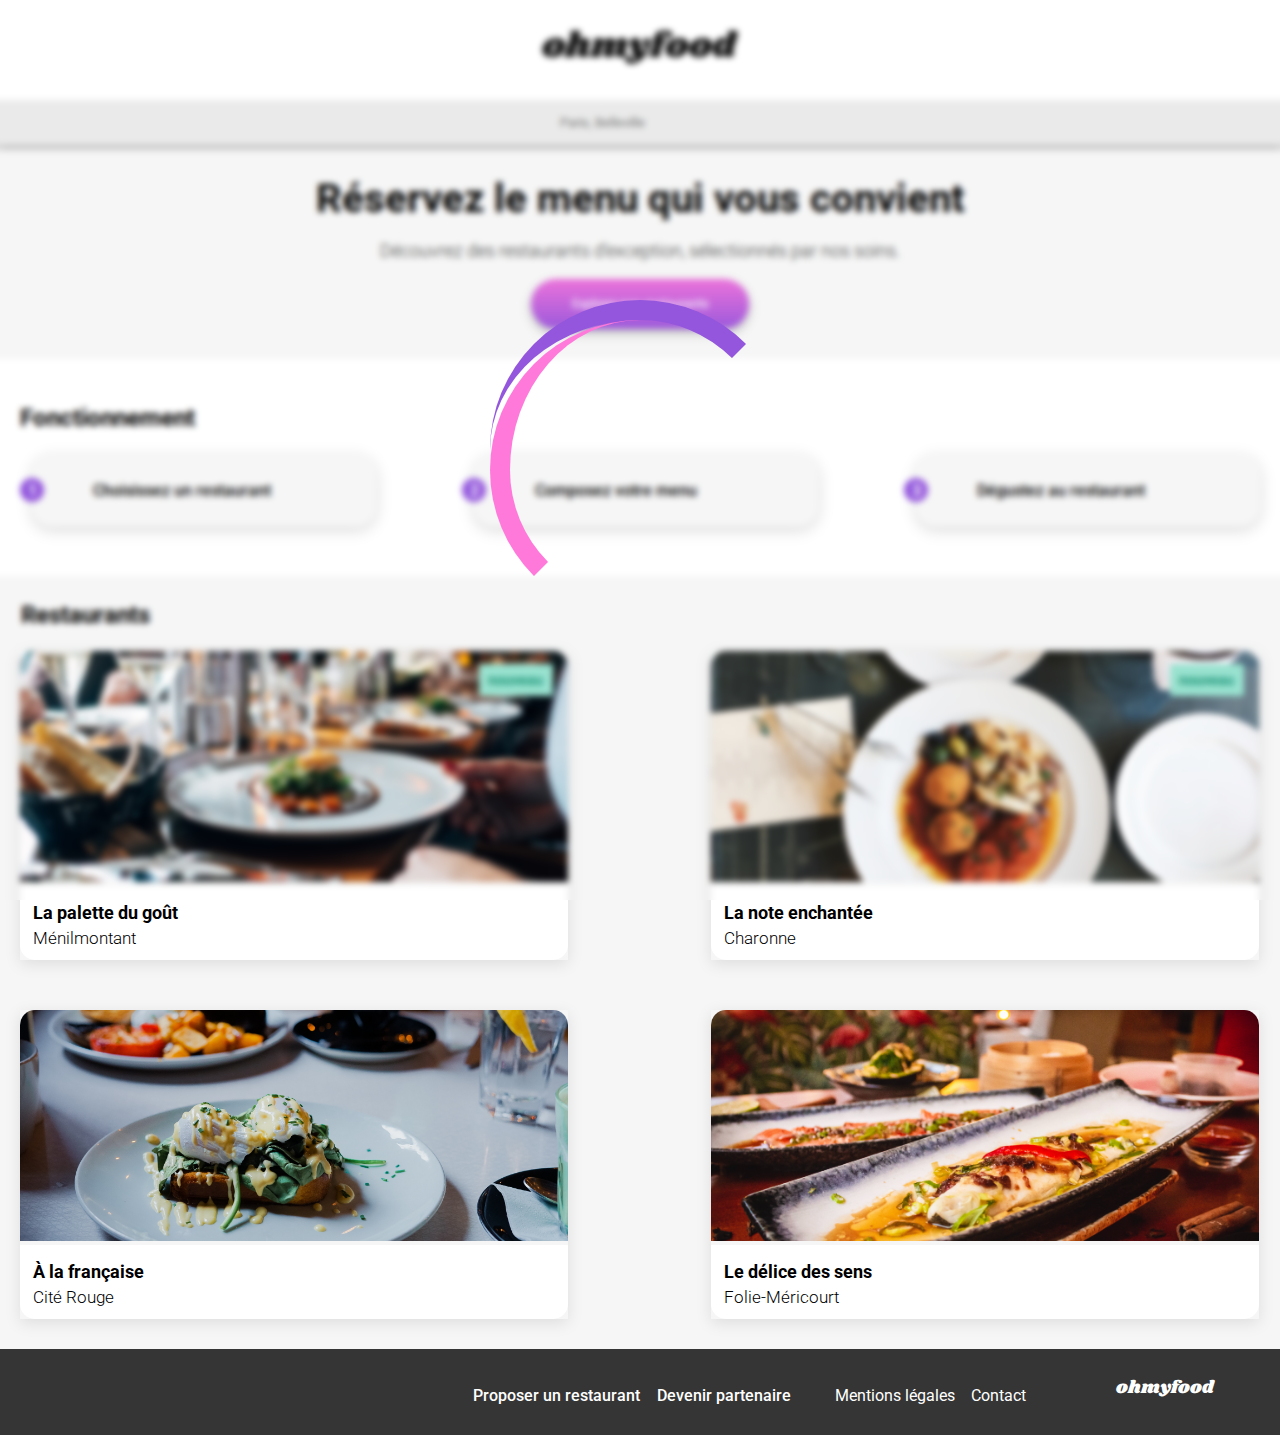
<file: index.html>
<!DOCTYPE html>
<html lang="fr">

<head>
    <!-- metadata -->
    <meta charset="UTF-8">
    <meta name="viewport" content="width=device-width, initial-scale=1.0">

    <!-- website title -->
    <title>Ohmyfood-accueil</title>

    <!-- website icon -->
    <link rel="icon" type="image/svg+xml" href="images/logo/ohmyfood@2x.svg">

    <!-- fonts -->
    <link rel="preconnect" href="https://fonts.googleapis.com">
    <link rel="preconnect" href="https://fonts.gstatic.com" crossorigin>
    <link href="https://fonts.googleapis.com/css2?family=Roboto:wght@300;400;500;700&family=Shrikhand&display=swap"
        rel="stylesheet">

    <!-- awesome fonts -->
    <link rel="stylesheet" href="https://cdnjs.cloudflare.com/ajax/libs/font-awesome/6.2.1/css/all.min.css"
        integrity="sha512-MV7K8+y+gLIBoVD59lQIYicR65iaqukzvf/nwasF0nqhPay5w/9lJmVM2hMDcnK1OnMGCdVK+iQrJ7lzPJQd1w=="
        crossorigin="anonymous" referrerpolicy="no-referrer">

    <!-- style page links -->
    <link rel="stylesheet" href="style/home.css">
    <link rel="stylesheet" href="style/main.css">
</head>

<body>
    <!-- loader -->
    <div class="loader__container">
        <div class="loader">
            <i class="loader__icon fa-solid fa-utensils"></i>
        </div>
    </div>
    <div class="main-container">
        <!-- header -->
        <header>
            <div class="header-container">
                <img class="header-container__logo" src="images/logo/ohmyfood@2x.svg" alt="logo du site de Ohmyfood">
            </div>
        </header>
        <main>
            <section class="intro">
                <!-- search bar -->
                <div class="intro__search-bar">
                    <i class="intro__icon fa-solid fa-location-dot fa-lg"></i>
                    <form class="intro__form" method="get" action="#">
                        <input class="intro__text-entry" type="text" name="localisation" id="localisation"
                            placeholder="Paris, Belleville">
                    </form>
                </div>
                <!-- intro -->
                <h1 class="intro__title">Réservez le menu qui vous convient</h1>
                <p class="intro__subtitle">Découvrez des restaurants d’exception, sélectionnés par nos soins.</p>
                <!-- explore button -->
                <button class="intro__explore-button">Explorer nos restaurants</button>
            </section>
            <!-- functionning section -->
            <section class="functioning">
                <div class="functioning__main-container">
                    <div class="functioning__title-container">
                        <h2 class="functioning__title">Fonctionnement</h2>
                    </div>
                    <div class="functioning__card-container">
                        <div class="functioning__card functioning__card--first">
                            <span class="functioning__card__icon-number">1</span>
                            <i class="functioning__card__icon fa-solid fa-mobile-screen-button"></i>
                            <p>Choisissez un restaurant</p>
                        </div>
                        <div class="functioning__card">
                            <span class="functioning__card__icon-number">2</span>
                            <i class="functioning__card__icon fa-solid fa-list-ul"></i>
                            <p>Composez votre menu</p>
                        </div>
                        <div class="functioning__card functioning__card--last">
                            <span class="functioning__card__icon-number">3</span>
                            <i class="functioning__card__icon functioning__card__icon--last fa-solid fa-store"></i>
                            <p>Dégustez au restaurant</p>
                        </div>
                    </div>
                </div>
            </section>
            <!-- restaurants section -->
            <section class="restaurants">
                <div class="restaurants__main-container">
                    <h2 class="restaurants__title">Restaurants</h2>
                    <div class="restaurants__card-container">
                        <article class="restaurants__card">
                            <a href="restaurants/la-palette-du-gout.html">
                                <img src="images/restaurants/jay-wennington-N_Y88TWmGwA-unsplash.jpg"
                                    alt="Image d'une belle assiette contenant une spécialité du restaurant">
                                <div class="restaurants__card-content">
                                    <div class="restaurants__card-content__txt">
                                        <h3 class="restaurants__card-content__title">La palette du goût</h3>
                                        <p class="restaurants__card-content__subtitle">Ménilmontant</p>
                                        <p class="restaurants__card-content__new">nouveau</p>
                                    </div>
                                    <div class="restaurants__card-content__card-rating">
                                        <i class="fa-regular fa-heart fa-xl"></i>
                                    </div>
                                </div>
                            </a>
                        </article>
                        <article class="restaurants__card">
                            <a href="restaurants/la-note-enchantée.html">
                                <img src="images/restaurants/stil-u2Lp8tXIcjw-unsplash.jpg"
                                    alt="Image d'une belle assiette contenant une spécialité du restaurant">
                                <div class="restaurants__card-content">
                                    <div class="restaurants__card-content__txt">
                                        <h3 class="restaurants__card-content__title">La note enchantée</h3>
                                        <p class="restaurants__card-content__subtitle">Charonne</p>
                                        <p class="restaurants__card-content__new">nouveau</p>
                                    </div>
                                    <div class="restaurants__card-content__card-rating">
                                        <i class="fa-regular fa-heart fa-xl"></i>
                                    </div>
                                </div>
                            </a>
                        </article>
                        <article class="restaurants__card">
                            <a href="restaurants/a-la-française.html">
                                <img src="images/restaurants/toa-heftiba-DQKerTsQwi0-unsplash.jpg"
                                    alt="Image d'une belle assiette contenant une spécialité du restaurant">
                                <div class="restaurants__card-content">
                                    <div class="restaurants__card-content__txt">
                                        <h3 class="restaurants__card-content__title">À la française</h3>
                                        <p class="restaurants__card-content__subtitle">Cité Rouge</p>
                                    </div>
                                    <div class="restaurants__card-content__card-rating">
                                        <i class="fa-regular fa-heart fa-xl"></i>
                                    </div>
                                </div>
                            </a>

                        </article>
                        <article class="restaurants__card">
                            <a href="restaurants/le-delice-des-sens.html">
                                <img src="images/restaurants/louis-hansel-shotsoflouis-qNBGVyOCY8Q-unsplash.jpg"
                                    alt="Image d'une belle assiette contenant une spécialité du restaurant">
                                <div class="restaurants__card-content">
                                    <div class="restaurants__card-content__txt">
                                        <h3 class="restaurants__card-content__title">Le délice des sens</h3>
                                        <p class="restaurants__card-content__subtitle">Folie-Méricourt</p>
                                    </div>
                                    <div class="restaurants__card-content__card-rating">
                                        <i class="fa-regular fa-heart fa-xl"></i>
                                    </div>
                                </div>
                            </a>
                        </article>
                    </div>
                </div>
            </section>
        </main>
        <!-- footer -->
        <footer>
            <div class="footer__super-container">
                <div class="footer__main-container">
                    <div class="footer__container">
                        <p class="footer__logo">ohmyfood</p>
                        <ul class="footer__list-container">
                            <li class="footer__list-container__item1"><a href="#"><i
                                        class="fa-solid fa-utensils footer__list-container__fa-utensils"></i>Proposer un
                                    restaurant</a></li>
                            <li class="footer__list-container__item2"><a href="#"><i
                                        class="fa-solid fa-handshake-angle footer__list-container__fa-handshake-angle"></i>Devenir
                                    partenaire</a></li>
                            <li class="footer__list-container__item3"><a href="#">Mentions légales</a></li>
                            <li class="footer__list-container__item4"><a href="mailto:votreadresse@mail.fr">Contact</a>
                            </li>
                        </ul>
                    </div>
                </div>
            </div>
        </footer>
    </div>
</body>

</html>
</file>
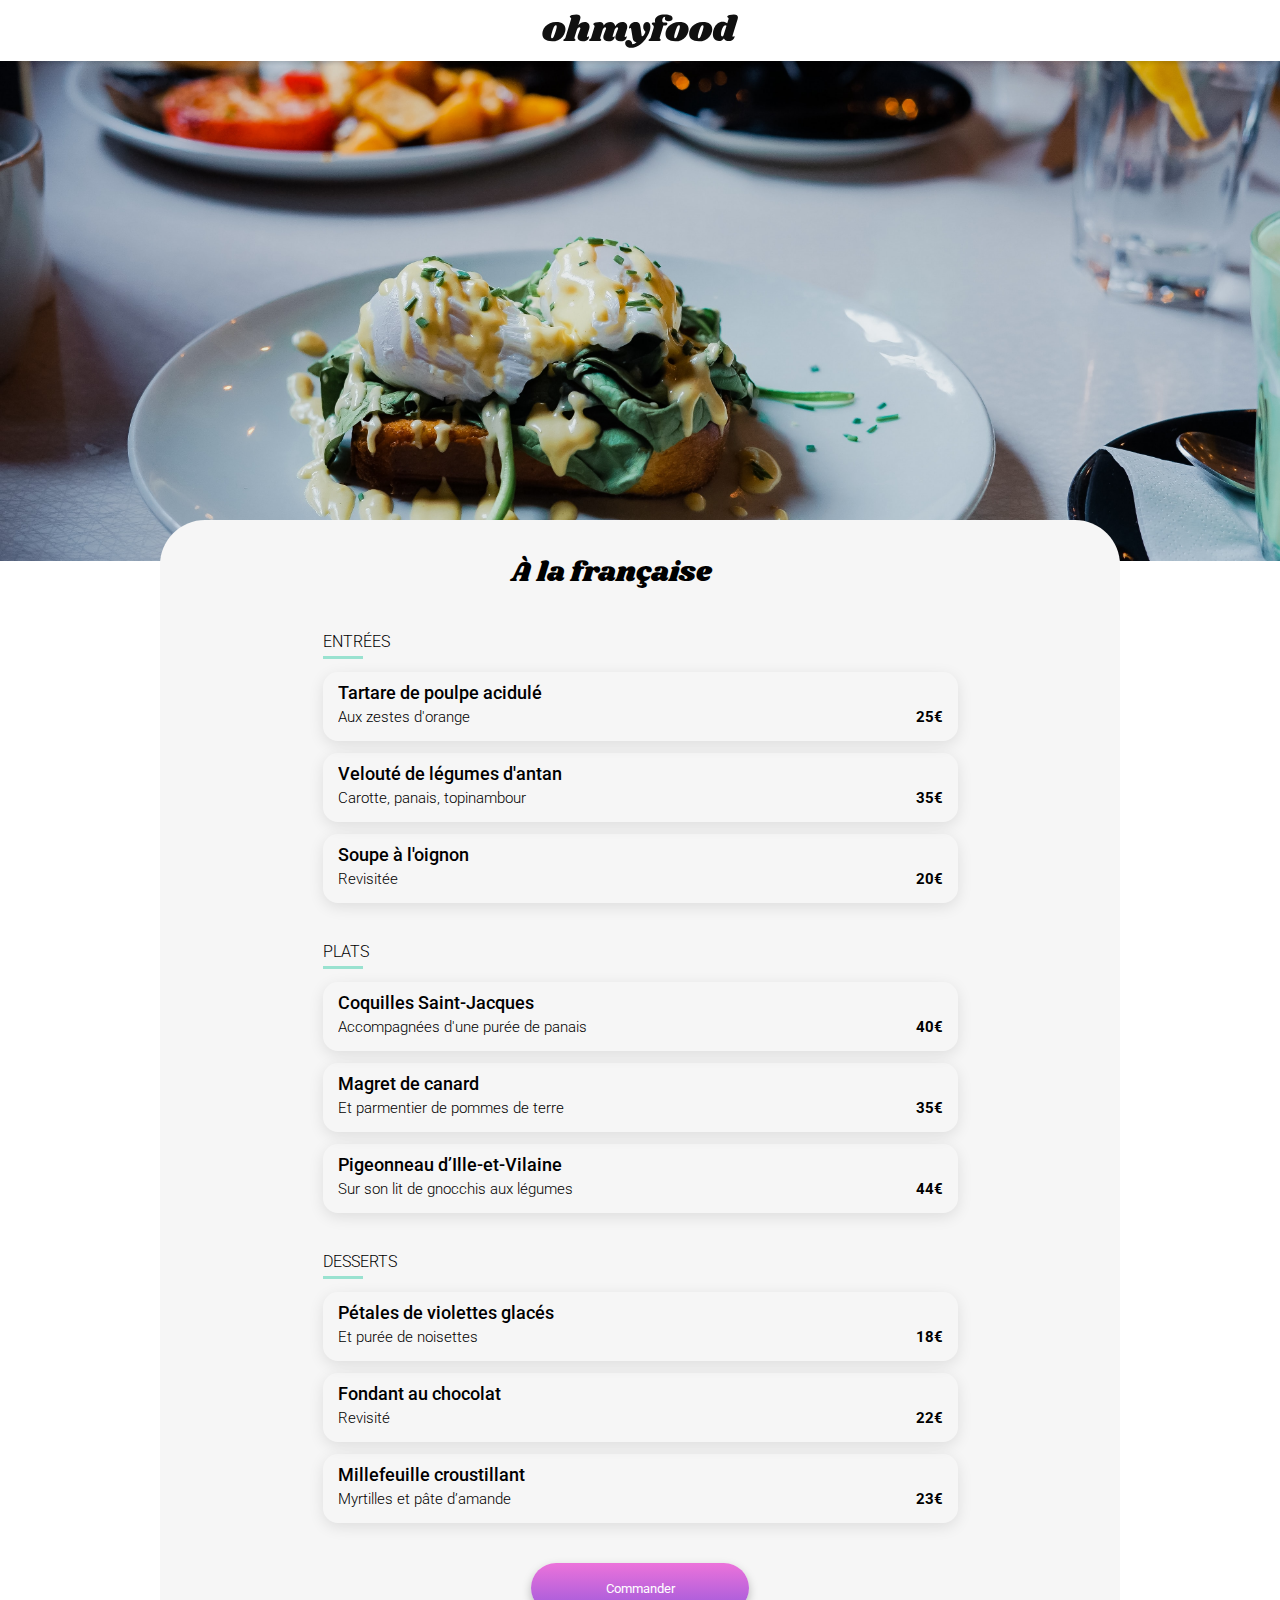
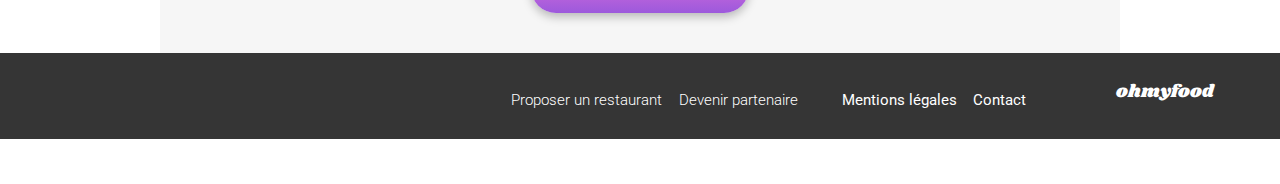
<file: restaurants/a-la-française.html>
<!DOCTYPE html>
<html lang="fr">

<head>

    <!-- metadata -->
    <meta charset="UTF-8">
    <meta name="viewport" content="width=device-width, initial-scale=1.0">

    <!-- website title -->
    <title>La palette du goût-accueil</title>

    <!-- website icon -->
    <link rel="icon" type="image/svg+xml" href="../images/logo/ohmyfood@2x.svg">

    <!-- fonts -->
    <link rel="preconnect" href="https://fonts.googleapis.com">
    <link rel="preconnect" href="https://fonts.gstatic.com" crossorigin>
    <link href="https://fonts.googleapis.com/css2?family=Roboto:wght@300;400;500;700&family=Shrikhand&display=swap"
        rel="stylesheet">

    <!-- awesome fonts -->
    <link rel="stylesheet" href="https://cdnjs.cloudflare.com/ajax/libs/font-awesome/6.2.1/css/all.min.css"
        integrity="sha512-MV7K8+y+gLIBoVD59lQIYicR65iaqukzvf/nwasF0nqhPay5w/9lJmVM2hMDcnK1OnMGCdVK+iQrJ7lzPJQd1w=="
        crossorigin="anonymous" referrerpolicy="no-referrer">

    <!-- style page links -->
    <link rel="stylesheet" href="../style/main.css">
    <link rel="stylesheet" href="../style/pages.css">
</head>

<body>
    <div class="main-container">
        <!-- header -->
        <header>
            <div class="header-container">
                <a class="header-container__navigation-link" href="../index.html"><i
                        class="fa-solid fa-arrow-left fa-lg"></i></a>
                <img class="header-container__logo" src="../images/logo/ohmyfood@2x.svg" alt="logo du site de Ohmyfood">
            </div>
        </header>

        <img class="image" src="../images/restaurants/toa-heftiba-DQKerTsQwi0-unsplash.jpg"
            alt="Image d'une belle assiette contenant une spécialité du restaurant">
        <div class="menu__main-container">
            <div class="title__container">
                <h1 class="restaurant__name">À la française</h1>
                <i class="fa-regular fa-heart fa-xl"></i>
            </div>
            <!-- menu -->
            <div class="menu">
                <section class="menu__part starters">
                    <h2 class="menu__partTitle">Entrées</h2>
                    <div class="menu__line"></div>
                    <article class="menu__partDish">
                        <div class="menu__canister">
                            <h3 class="menu__dishTitle">Tartare de poulpe acidulé</h3>
                            <p class="menu__dishDescription">Aux zestes d'orange</p>
                        </div>
                        <strong class="menu__price">25€</strong>
                        <div class="menu__selection-button">
                            <div class="menu__selection-button-icon">
                                <i class="fa-solid fa-circle-check fa-2xl"></i>
                            </div>
                        </div>
                    </article>
                    <article class="menu__partDish">
                        <div class="menu__canister">
                            <h3 class="menu__dishTitle">Velouté de légumes d'antan</h3>
                            <p class="menu__dishDescription">Carotte, panais, topinambour</p>
                        </div>
                        <strong class="menu__price">35€</strong>
                        <div class="menu__selection-button">
                            <div class="menu__selection-button-icon">
                                <i class="fa-solid fa-circle-check fa-2xl"></i>
                            </div>
                        </div>
                    </article>
                    <article class="menu__partDish menu__partDish--last">
                        <div class="menu__canister">
                            <h3 class="menu__dishTitle">Soupe à l'oignon</h3>
                            <p class="menu__dishDescription">Revisitée</p>
                        </div>
                        <strong class="menu__price">20€</strong>
                        <div class="menu__selection-button">
                            <div class="menu__selection-button-icon">
                                <i class="fa-solid fa-circle-check fa-2xl"></i>
                            </div>
                        </div>
                    </article>
                </section>
                <section class="menu__part main-dishes">
                    <h2 class="menu__partTitle">Plats</h2>
                    <div class="menu__line"></div>
                    <article class="menu__partDish">
                        <div class="menu__canister">
                            <h3 class="menu__dishTitle">Coquilles Saint-Jacques</h3>
                            <p class="menu__dishDescription">Accompagnées d'une purée de panais</p>
                        </div>
                        <strong class="menu__price">40€</strong>
                        <div class="menu__selection-button">
                            <div class="menu__selection-button-icon">
                                <i class="fa-solid fa-circle-check fa-2xl"></i>
                            </div>
                        </div>
                    </article>
                    <article class="menu__partDish">
                        <div class="menu__canister">
                            <h3 class="menu__dishTitle">Magret de canard</h3>
                            <p class="menu__dishDescription">Et parmentier de pommes de terre</p>
                        </div>
                        <strong class="menu__price">35€</strong>
                        <div class="menu__selection-button">
                            <div class="menu__selection-button-icon">
                                <i class="fa-solid fa-circle-check fa-2xl"></i>
                            </div>
                        </div>
                    </article>
                    <article class="menu__partDish menu__partDish--last">
                        <div class="menu__canister">
                            <h3 class="menu__dishTitle">Pigeonneau d’Ille-et-Vilaine</h3>
                            <p class="menu__dishDescription">Sur son lit de gnocchis aux légumes</p>
                        </div>
                        <strong class="menu__price">44€</strong>
                        <div class="menu__selection-button">
                            <div class="menu__selection-button-icon">
                                <i class="fa-solid fa-circle-check fa-2xl"></i>
                            </div>
                        </div>
                    </article>
                </section>
                <section class="menu__part desserts">
                    <h2 class="menu__partTitle">Desserts</h2>
                    <div class="menu__line"></div>
                    <article class="menu__partDish">
                        <div class="menu__canister">
                            <h3 class="menu__dishTitle">Pétales de violettes glacés</h3>
                            <p class="menu__dishDescription">Et purée de noisettes</p>
                        </div>
                        <strong class="menu__price">18€</strong>
                        <div class="menu__selection-button">
                            <div class="menu__selection-button-icon">
                                <i class="fa-solid fa-circle-check fa-2xl"></i>
                            </div>
                        </div>
                    </article>
                    <article class="menu__partDish">
                        <div class="menu__canister">
                            <h3 class="menu__dishTitle">Fondant au chocolat</h3>
                            <p class="menu__dishDescription">Revisité</p>
                        </div>
                        <strong class="menu__price">22€</strong>
                        <div class="menu__selection-button">
                            <div class="menu__selection-button-icon">
                                <i class="fa-solid fa-circle-check fa-2xl"></i>
                            </div>
                        </div>
                    </article>
                    <article class="menu__partDish menu__partDish--last">
                        <div class="menu__canister">
                            <h3 class="menu__dishTitle">Millefeuille croustillant</h3>
                            <p class="menu__dishDescription">Myrtilles et pâte d’amande</p>
                        </div>
                        <strong class="menu__price">23€</strong>
                        <div class="menu__selection-button">
                            <div class="menu__selection-button-icon">
                                <i class="fa-solid fa-circle-check fa-2xl"></i>
                            </div>
                        </div>
                    </article>
                </section>
            </div>
            <!-- command button-->
            <div class="command-container">
                <button class="command-container__button">Commander</button>
            </div>
        </div>
        <!-- footer -->
        <footer>
            <div class="footer__super-container">
                <div class="footer__main-container">
                    <div class="footer__container">
                        <p class="footer__logo">ohmyfood</p>
                        <ul class="footer__list-container">
                            <li class="footer__list-container__item1"><a href="#"><i
                                        class="fa-solid fa-utensils footer__list-container__fa-utensils"></i>Proposer un
                                    restaurant</a></li>
                            <li class="footer__list-container__item2"><a href="#"><i
                                        class="fa-solid fa-handshake-angle footer__list-container__fa-handshake-angle"></i>Devenir
                                    partenaire</a></li>
                            <li class="footer__list-container__item3"><a href="#">Mentions légales</a></li>
                            <li class="footer__list-container__item4"><a href="mailto:votreadresse@mail.fr">Contact</a>
                            </li>
                        </ul>
                    </div>
                </div>
            </div>
        </footer>
    </div>
</body>

</html>
</file>
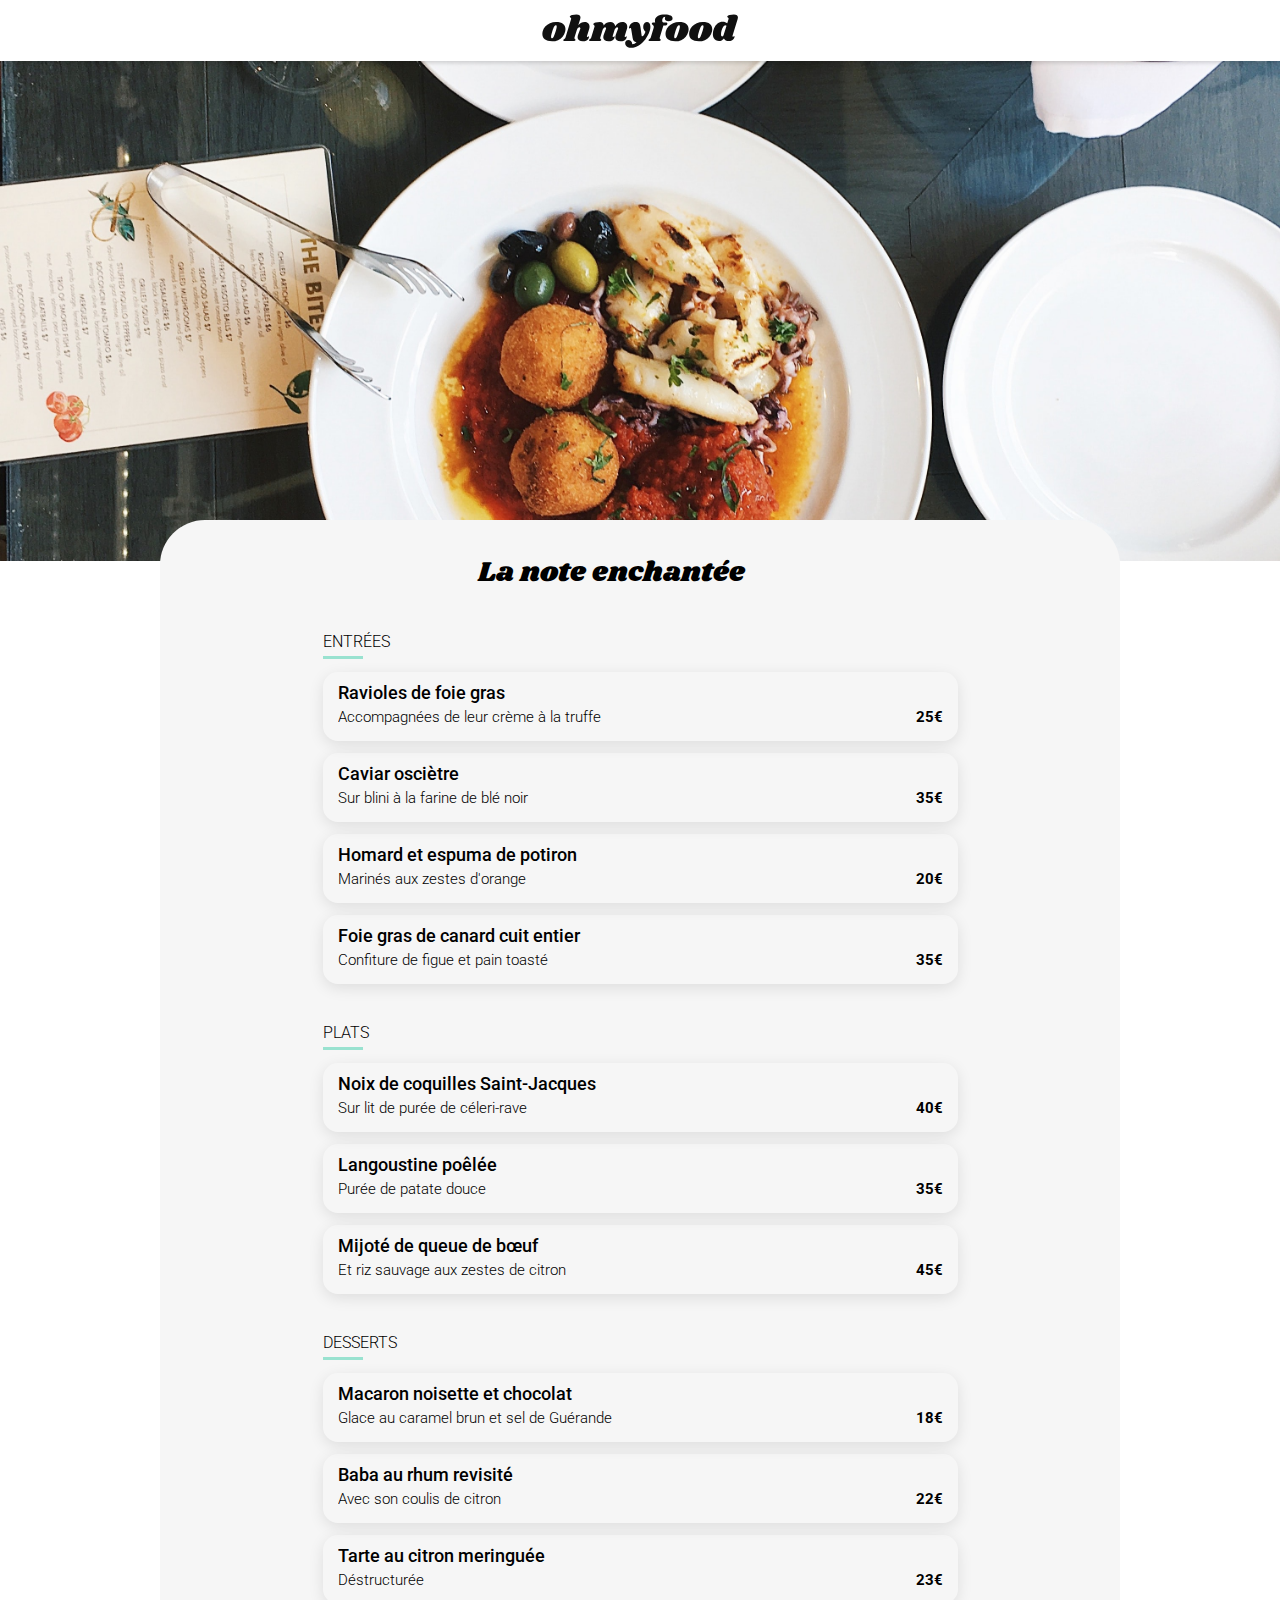
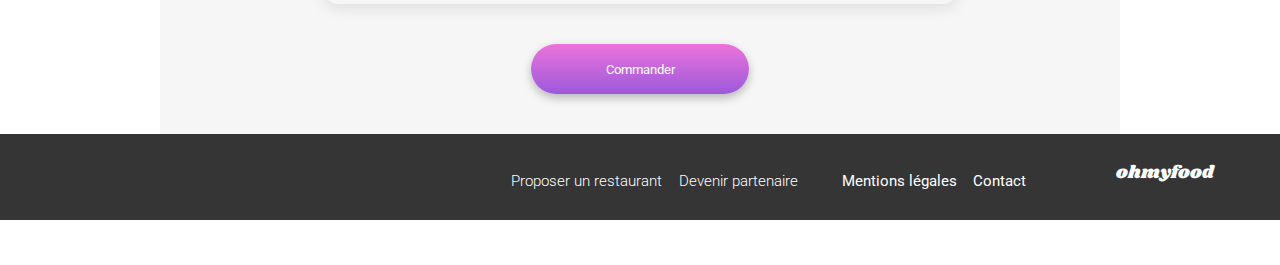
<file: restaurants/la-note-enchantée.html>
<!DOCTYPE html>
<html lang="fr">

<head>

    <!-- metadata -->
    <meta charset="UTF-8">
    <meta name="viewport" content="width=device-width, initial-scale=1.0">

    <!-- website title -->
    <title>La palette du goût-accueil</title>

    <!-- website icon -->
    <link rel="icon" type="image/svg+xml" href="../images/logo/ohmyfood@2x.svg">

    <!-- fonts -->
    <link rel="preconnect" href="https://fonts.googleapis.com">
    <link rel="preconnect" href="https://fonts.gstatic.com" crossorigin>
    <link href="https://fonts.googleapis.com/css2?family=Roboto:wght@300;400;500;700&family=Shrikhand&display=swap"
        rel="stylesheet">

    <!-- awesome fonts -->
    <link rel="stylesheet" href="https://cdnjs.cloudflare.com/ajax/libs/font-awesome/6.2.1/css/all.min.css"
        integrity="sha512-MV7K8+y+gLIBoVD59lQIYicR65iaqukzvf/nwasF0nqhPay5w/9lJmVM2hMDcnK1OnMGCdVK+iQrJ7lzPJQd1w=="
        crossorigin="anonymous" referrerpolicy="no-referrer">

    <!-- style page links -->
    <link rel="stylesheet" href="../style/main.css">
    <link rel="stylesheet" href="../style/pages.css">
</head>

<body>
    <div class="main-container">
        <!-- header -->
        <header>
            <div class="header-container">
                <a class="header-container__navigation-link" href="../index.html"><i
                        class="fa-solid fa-arrow-left fa-lg"></i></a>
                <img class="header-container__logo" src="../images/logo/ohmyfood@2x.svg" alt="logo du site de Ohmyfood">
            </div>
        </header>
        <img class="image" src="../images/restaurants/stil-u2Lp8tXIcjw-unsplash.jpg"
            alt="Image d'une belle assiette contenant une spécialité du restaurant">
        <div class="menu__main-container">
            <div class="title__container">
                <h1 class="restaurant__name">La note enchantée</h1>
                <i class="fa-regular fa-heart fa-xl"></i>
            </div>
            <!-- menu -->
            <div class="menu">
                <section class="menu__part starters">
                    <h2 class="menu__partTitle">Entrées</h2>
                    <div class="menu__line"></div>
                    <article class="menu__partDish">
                        <div class="menu__canister">
                            <h3 class="menu__dishTitle">Ravioles de foie gras </h3>
                            <p class="menu__dishDescription">Accompagnées de leur crème à la truffe</p>
                        </div>
                        <strong class="menu__price">25€</strong>
                        <div class="menu__selection-button">
                            <div class="menu__selection-button-icon">
                                <i class="fa-solid fa-circle-check fa-2xl"></i>
                            </div>
                        </div>
                    </article>
                    <article class="menu__partDish">
                        <div class="menu__canister">
                            <h3 class="menu__dishTitle">Caviar osciètre </h3>
                            <p class="menu__dishDescription">Sur blini à la farine de blé noir</p>
                        </div>
                        <strong class="menu__price">35€</strong>
                        <div class="menu__selection-button">
                            <div class="menu__selection-button-icon">
                                <i class="fa-solid fa-circle-check fa-2xl"></i>
                            </div>
                        </div>
                    </article>
                    <article class="menu__partDish">
                        <div class="menu__canister">
                            <h3 class="menu__dishTitle">Homard et espuma de potiron</h3>
                            <p class="menu__dishDescription">Marinés aux zestes d'orange</p>
                        </div>
                        <strong class="menu__price">20€</strong>
                        <div class="menu__selection-button">
                            <div class="menu__selection-button-icon">
                                <i class="fa-solid fa-circle-check fa-2xl"></i>
                            </div>
                        </div>
                    </article>
                    <article class="menu__partDish menu__partDish--last">
                        <div class="menu__canister">
                            <h3 class="menu__dishTitle">Foie gras de canard cuit entier</h3>
                            <p class="menu__dishDescription">Confiture de figue et pain toasté</p>
                        </div>
                        <strong class="menu__price">35€</strong>
                        <div class="menu__selection-button">
                            <div class="menu__selection-button-icon">
                                <i class="fa-solid fa-circle-check fa-2xl"></i>
                            </div>
                        </div>
                    </article>
                </section>
                <section class="menu__part main-dishes">
                    <h2 class="menu__partTitle">Plats</h2>
                    <div class="menu__line"></div>
                    <article class="menu__partDish">
                        <div class="menu__canister">
                            <h3 class="menu__dishTitle">Noix de coquilles Saint-Jacques</h3>
                            <p class="menu__dishDescription">Sur lit de purée de céleri-rave</p>
                        </div>
                        <strong class="menu__price">40€</strong>
                        <div class="menu__selection-button">
                            <div class="menu__selection-button-icon">
                                <i class="fa-solid fa-circle-check fa-2xl"></i>
                            </div>
                        </div>
                    </article>
                    <article class="menu__partDish">
                        <div class="menu__canister">
                            <h3 class="menu__dishTitle">Langoustine poêlée</h3>
                            <p class="menu__dishDescription">Purée de patate douce</p>
                        </div>
                        <strong class="menu__price">35€</strong>
                        <div class="menu__selection-button">
                            <div class="menu__selection-button-icon">
                                <i class="fa-solid fa-circle-check fa-2xl"></i>
                            </div>
                        </div>
                    </article>
                    <article class="menu__partDish menu__partDish--last">
                        <div class="menu__canister">
                            <h3 class="menu__dishTitle">Mijoté de queue de bœuf </h3>
                            <p class="menu__dishDescription">Et riz sauvage aux zestes de citron</p>
                        </div>
                        <strong class="menu__price">45€</strong>
                        <div class="menu__selection-button">
                            <div class="menu__selection-button-icon">
                                <i class="fa-solid fa-circle-check fa-2xl"></i>
                            </div>
                        </div>
                    </article>
                </section>
                <section class="menu__part desserts">
                    <h2 class="menu__partTitle">Desserts</h2>
                    <div class="menu__line"></div>
                    <article class="menu__partDish">
                        <div class="menu__canister">
                            <h3 class="menu__dishTitle">Macaron noisette et chocolat</h3>
                            <p class="menu__dishDescription">Glace au caramel brun et sel de Guérande</p>
                        </div>
                        <strong class="menu__price">18€</strong>
                        <div class="menu__selection-button">
                            <div class="menu__selection-button-icon">
                                <i class="fa-solid fa-circle-check fa-2xl"></i>
                            </div>
                        </div>
                    </article>
                    <article class="menu__partDish">
                        <div class="menu__canister">
                            <h3 class="menu__dishTitle">Baba au rhum revisité</h3>
                            <p class="menu__dishDescription">Avec son coulis de citron</p>
                        </div>
                        <strong class="menu__price">22€</strong>
                        <div class="menu__selection-button">
                            <div class="menu__selection-button-icon">
                                <i class="fa-solid fa-circle-check fa-2xl"></i>
                            </div>
                        </div>
                    </article>
                    <article class="menu__partDish menu__partDish--last">
                        <div class="menu__canister">
                            <h3 class="menu__dishTitle">Tarte au citron meringuée </h3>
                            <p class="menu__dishDescription">Déstructurée</p>
                        </div>
                        <strong class="menu__price">23€</strong>
                        <div class="menu__selection-button">
                            <div class="menu__selection-button-icon">
                                <i class="fa-solid fa-circle-check fa-2xl"></i>
                            </div>
                        </div>
                    </article>
                </section>
            </div>
            <!-- command button-->
            <div class="command-container">
                <button class="command-container__button">Commander</button>
            </div>
        </div>
        <!-- footer -->
        <footer>
            <div class="footer__super-container">
                <div class="footer__main-container">
                    <div class="footer__container">
                        <p class="footer__logo">ohmyfood</p>
                        <ul class="footer__list-container">
                            <li class="footer__list-container__item1"><a href="#"><i
                                        class="fa-solid fa-utensils footer__list-container__fa-utensils"></i>Proposer un
                                    restaurant</a></li>
                            <li class="footer__list-container__item2"><a href="#"><i
                                        class="fa-solid fa-handshake-angle footer__list-container__fa-handshake-angle"></i>Devenir
                                    partenaire</a></li>
                            <li class="footer__list-container__item3"><a href="#">Mentions légales</a></li>
                            <li class="footer__list-container__item4"><a href="mailto:votreadresse@mail.fr">Contact</a>
                            </li>
                        </ul>
                    </div>
                </div>
            </div>
        </footer>
    </div>
</body>

</html>
</file>
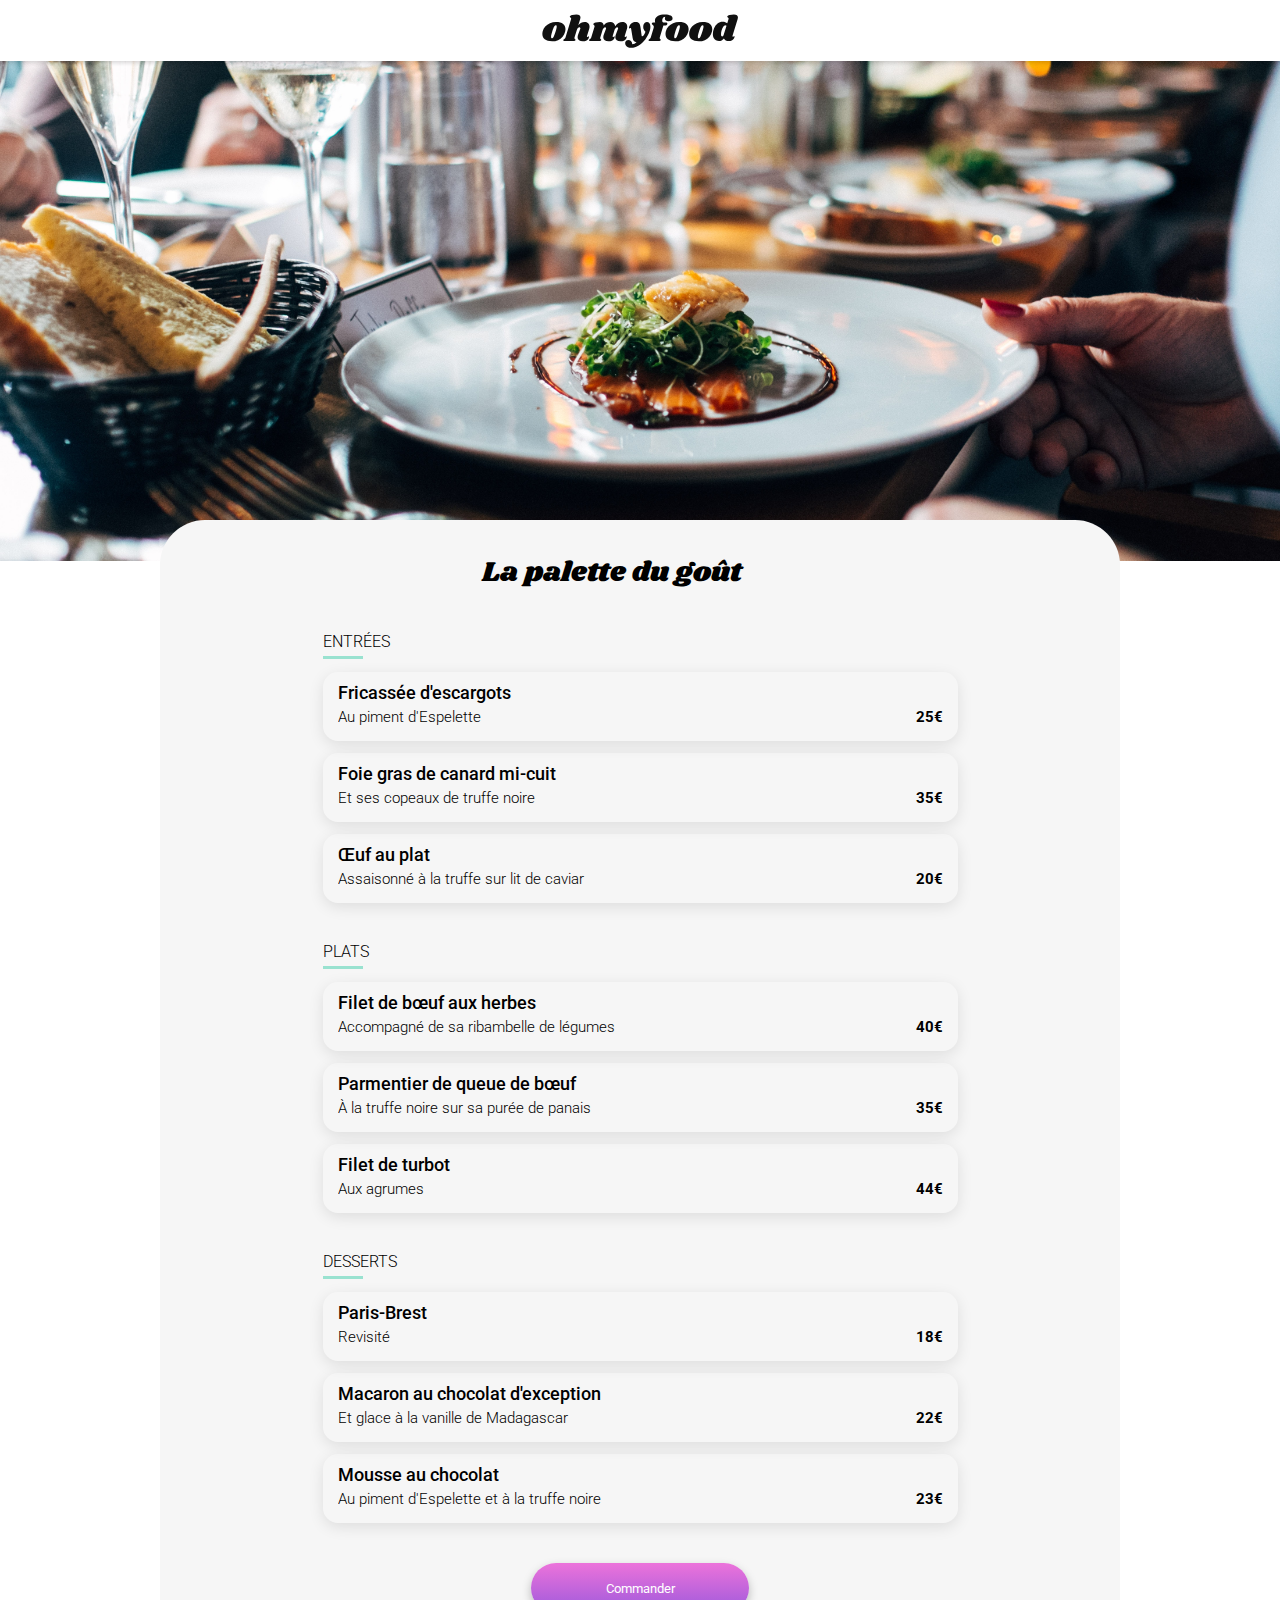
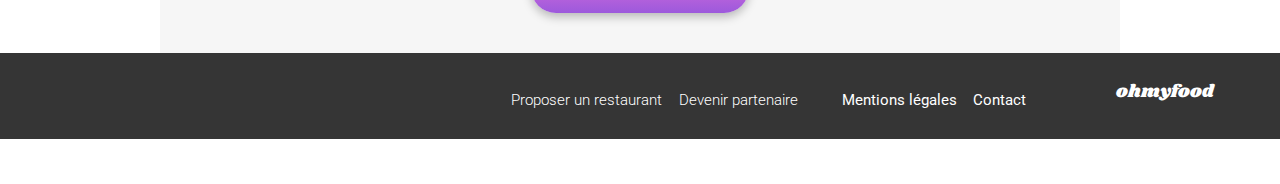
<file: restaurants/la-palette-du-gout.html>
<!DOCTYPE html>
<html lang="fr">

<head>

    <!-- metadata -->
    <meta charset="UTF-8">
    <meta name="viewport" content="width=device-width, initial-scale=1.0">

    <!-- website title -->
    <title>La palette du goût-accueil</title>

    <!-- website icon -->
    <link rel="icon" type="image/svg+xml" href="../images/logo/ohmyfood@2x.svg">

    <!-- fonts -->
    <link rel="preconnect" href="https://fonts.googleapis.com">
    <link rel="preconnect" href="https://fonts.gstatic.com" crossorigin>
    <link href="https://fonts.googleapis.com/css2?family=Roboto:wght@300;400;500;700&family=Shrikhand&display=swap"
        rel="stylesheet">

    <!-- awesome fonts -->
    <link rel="stylesheet" href="https://cdnjs.cloudflare.com/ajax/libs/font-awesome/6.2.1/css/all.min.css"
        integrity="sha512-MV7K8+y+gLIBoVD59lQIYicR65iaqukzvf/nwasF0nqhPay5w/9lJmVM2hMDcnK1OnMGCdVK+iQrJ7lzPJQd1w=="
        crossorigin="anonymous" referrerpolicy="no-referrer"> 

    <!-- style page links -->
    <link rel="stylesheet" href="../style/main.css">
    <link rel="stylesheet" href="../style/pages.css">
</head>

<body>
    <div class="main-container">
        <!-- header -->
        <header>
            <div class="header-container">
                <a class="header-container__navigation-link" href="../index.html"><i
                        class="fa-solid fa-arrow-left fa-lg"></i></a>
                <img class="header-container__logo" src="../images/logo/ohmyfood@2x.svg" alt="logo du site de Ohmyfood">
            </div>
        </header>
        <img class="image" src="../images/restaurants/jay-wennington-N_Y88TWmGwA-unsplash.jpg"
            alt="Image d'une belle assiette contenant une spécialité du restaurant">
        <div class="menu__main-container">
            <div class="title__container">
                <h1 class="restaurant__name">La palette du goût</h1>
                <i class="fa-regular fa-heart fa-xl"></i>
            </div>
            <!-- menu -->
            <div class="menu">
                <section class="menu__part starters">
                    <h2 class="menu__partTitle">Entrées</h2>
                    <div class="menu__line"></div>
                    <article class="menu__partDish">
                        <div class="menu__canister">
                            <h3 class="menu__dishTitle">Fricassée d'escargots</h3>
                            <p class="menu__dishDescription">Au piment d'Espelette </p>
                        </div>
                        <strong class="menu__price">25€</strong>
                        <div class="menu__selection-button">
                            <div class="menu__selection-button-icon">
                                <i class="fa-solid fa-circle-check fa-2xl"></i>
                            </div>
                        </div>
                    </article>
                    <article class="menu__partDish">
                        <div class="menu__canister">
                            <h3 class="menu__dishTitle">Foie gras de canard mi-cuit</h3>
                            <p class="menu__dishDescription">Et ses copeaux de truffe noire</p>
                        </div>
                        <strong class="menu__price">35€</strong>
                        <div class="menu__selection-button">
                            <div class="menu__selection-button-icon">
                                <i class="fa-solid fa-circle-check fa-2xl"></i>
                            </div>
                        </div>
                    </article>
                    <article class="menu__partDish menu__partDish--last">
                        <div class="menu__canister">
                            <h3 class="menu__dishTitle">Œuf au plat</h3>
                            <p class="menu__dishDescription">Assaisonné à la truffe sur lit de caviar</p>
                        </div>
                        <strong class="menu__price">20€</strong>
                        <div class="menu__selection-button">
                            <div class="menu__selection-button-icon">
                                <i class="fa-solid fa-circle-check fa-2xl"></i>
                            </div>
                        </div>
                    </article>
                </section>
                <section class="menu__part main-dishes">
                    <h2 class="menu__partTitle">Plats</h2>
                    <div class="menu__line"></div>
                    <article class="menu__partDish">
                        <div class="menu__canister">
                            <h3 class="menu__dishTitle">Filet de bœuf aux herbes</h3>
                            <p class="menu__dishDescription">Accompagné de sa ribambelle de légumes</p>
                        </div>
                        <strong class="menu__price">40€</strong>
                        <div class="menu__selection-button">
                            <div class="menu__selection-button-icon">
                                <i class="fa-solid fa-circle-check fa-2xl"></i>
                            </div>
                        </div>
                    </article>
                    <article class="menu__partDish">
                        <div class="menu__canister">
                            <h3 class="menu__dishTitle">Parmentier de queue de bœuf</h3>
                            <p class="menu__dishDescription">À la truffe noire sur sa purée de panais</p>
                        </div>
                        <strong class="menu__price">35€</strong>
                        <div class="menu__selection-button">
                            <div class="menu__selection-button-icon">
                                <i class="fa-solid fa-circle-check fa-2xl"></i>
                            </div>
                        </div>
                    </article>
                    <article class="menu__partDish menu__partDish--last">
                        <div class="menu__canister">
                            <h3 class="menu__dishTitle">Filet de turbot</h3>
                            <p class="menu__dishDescription">Aux agrumes</p>
                        </div>
                        <strong class="menu__price">44€</strong>
                        <div class="menu__selection-button">
                            <div class="menu__selection-button-icon">
                                <i class="fa-solid fa-circle-check fa-2xl"></i>
                            </div>
                        </div>
                    </article>
                </section>
                <section class="menu__part desserts">
                    <h2 class="menu__partTitle">Desserts</h2>
                    <div class="menu__line"></div>
                    <article class="menu__partDish">
                        <div class="menu__canister">
                            <h3 class="menu__dishTitle">Paris-Brest</h3>
                            <p class="menu__dishDescription">Revisité</p>
                        </div>
                        <strong class="menu__price">18€</strong>
                        <div class="menu__selection-button">
                            <div class="menu__selection-button-icon">
                                <i class="fa-solid fa-circle-check fa-2xl"></i>
                            </div>
                        </div>
                    </article>
                    <article class="menu__partDish">
                        <div class="menu__canister">
                            <h3 class="menu__dishTitle">Macaron au chocolat d'exception </h3>
                            <p class="menu__dishDescription">Et glace à la vanille de Madagascar</p>
                        </div>
                        <strong class="menu__price">22€</strong>
                        <div class="menu__selection-button">
                            <div class="menu__selection-button-icon">
                                <i class="fa-solid fa-circle-check fa-2xl"></i>
                            </div>
                        </div>
                    </article>
                    <article class="menu__partDish menu__partDish--last">
                        <div class="menu__canister">
                            <h3 class="menu__dishTitle">Mousse au chocolat</h3>
                            <p class="menu__dishDescription">Au piment d'Espelette et à la truffe noire</p>
                        </div>
                        <strong class="menu__price">23€</strong>
                        <div class="menu__selection-button">
                            <div class="menu__selection-button-icon">
                                <i class="fa-solid fa-circle-check fa-2xl"></i>
                            </div>
                        </div>
                    </article>
                </section>
            </div>
            <!-- command button-->
            <div class="command-container">
                <button class="command-container__button">Commander</button>
            </div>
        </div>
        <!-- footer -->
        <footer>
            <div class="footer__super-container">
                <div class="footer__main-container">
                    <div class="footer__container">
                        <p class="footer__logo">ohmyfood</p>
                        <ul class="footer__list-container">
                            <li class="footer__list-container__item1"><a href="#"><i
                                        class="fa-solid fa-utensils footer__list-container__fa-utensils"></i>Proposer un
                                    restaurant</a></li>
                            <li class="footer__list-container__item2"><a href="#"><i
                                        class="fa-solid fa-handshake-angle footer__list-container__fa-handshake-angle"></i>Devenir
                                    partenaire</a></li>
                            <li class="footer__list-container__item3"><a href="#">Mentions légales</a></li>
                            <li class="footer__list-container__item4"><a href="mailto:votreadresse@mail.fr">Contact</a>
                            </li>
                        </ul>
                    </div>
                </div>
            </div>
        </footer>
    </div>
</body>

</html>
</file>
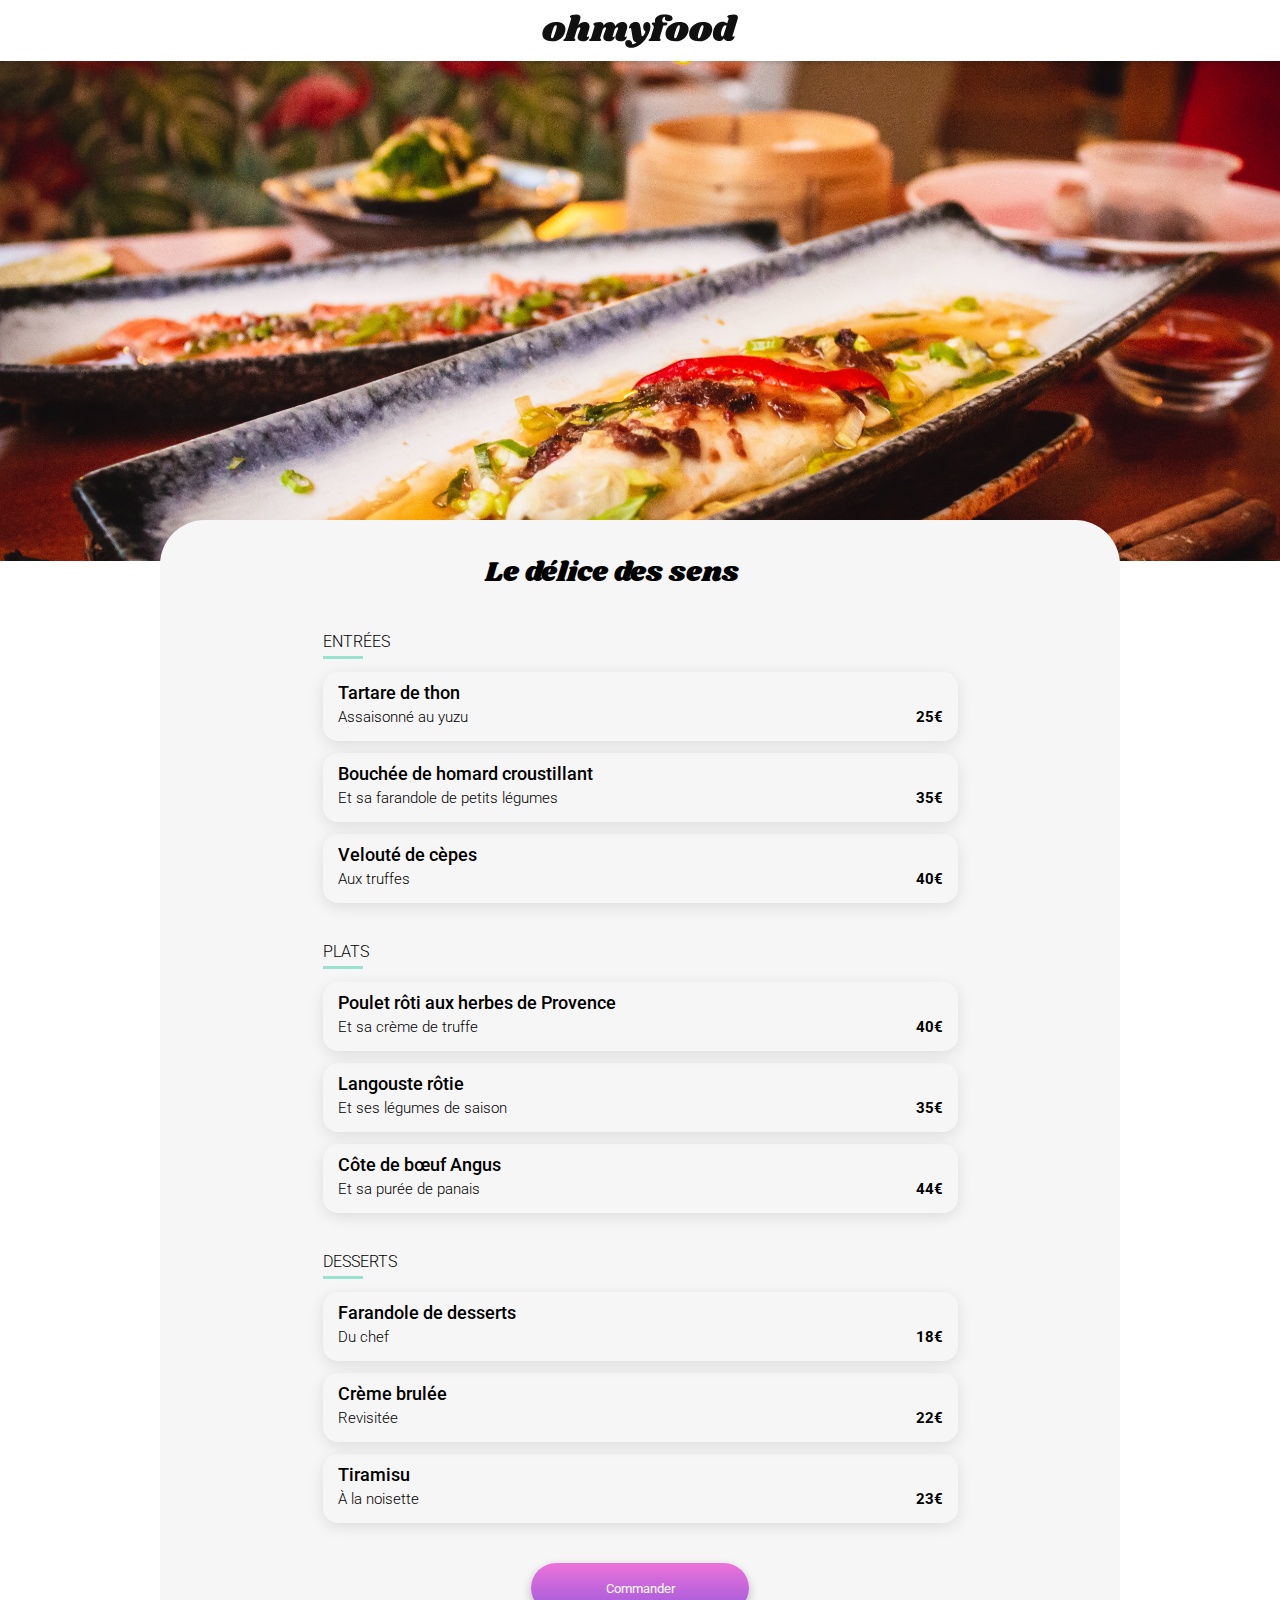
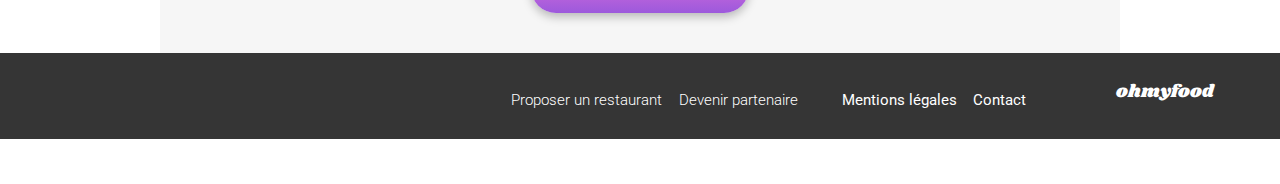
<file: restaurants/le-delice-des-sens.html>
<!DOCTYPE html>
<html lang="fr">

<head>

    <!-- metadata -->
    <meta charset="UTF-8">
    <meta name="viewport" content="width=device-width, initial-scale=1.0">

    <!-- website title -->
    <title>La palette du goût-accueil</title>

    <!-- website icon -->
    <link rel="icon" type="image/svg+xml" href="../images/logo/ohmyfood@2x.svg">

    <!-- fonts -->
    <link rel="preconnect" href="https://fonts.googleapis.com">
    <link rel="preconnect" href="https://fonts.gstatic.com" crossorigin>
    <link href="https://fonts.googleapis.com/css2?family=Roboto:wght@300;400;500;700&family=Shrikhand&display=swap"
        rel="stylesheet">

    <!-- awesome fonts -->
    <link rel="stylesheet" href="https://cdnjs.cloudflare.com/ajax/libs/font-awesome/6.2.1/css/all.min.css"
        integrity="sha512-MV7K8+y+gLIBoVD59lQIYicR65iaqukzvf/nwasF0nqhPay5w/9lJmVM2hMDcnK1OnMGCdVK+iQrJ7lzPJQd1w=="
        crossorigin="anonymous" referrerpolicy="no-referrer">

    <!-- style page links -->
    <link rel="stylesheet" href="../style/main.css">
    <link rel="stylesheet" href="../style/pages.css">
</head>

<body>
    <div class="main-container">
        <!-- header -->
        <header>
            <div class="header-container">
                <a class="header-container__navigation-link" href="../index.html"><i
                        class="fa-solid fa-arrow-left fa-lg"></i></a>
                <img class="header-container__logo" src="../images/logo/ohmyfood@2x.svg" alt="logo du site de Ohmyfood">
            </div>
        </header>
        <img class="image" src="../images/restaurants/louis-hansel-shotsoflouis-qNBGVyOCY8Q-unsplash.jpg"
            alt="Image d'une belle assiette contenant une spécialité du restaurant">
        <div class="menu__main-container">
            <div class="title__container">
                <h1 class="restaurant__name">Le délice des sens</h1>
                <i class="fa-regular fa-heart fa-xl"></i>
            </div>
            <!-- menu -->
            <div class="menu">
                <section class="menu__part starters">
                    <h2 class="menu__partTitle">Entrées</h2>
                    <div class="menu__line"></div>
                    <article class="menu__partDish">
                        <div class="menu__canister">
                            <h3 class="menu__dishTitle">Tartare de thon</h3>
                            <p class="menu__dishDescription">Assaisonné au yuzu</p>
                        </div>
                        <strong class="menu__price">25€</strong>
                        <div class="menu__selection-button">
                            <div class="menu__selection-button-icon">
                                <i class="fa-solid fa-circle-check fa-2xl"></i>
                            </div>
                        </div>
                    </article>
                    <article class="menu__partDish">
                        <div class="menu__canister">
                            <h3 class="menu__dishTitle">Bouchée de homard croustillant </h3>
                            <p class="menu__dishDescription">Et sa farandole de petits légumes</p>
                        </div>
                        <strong class="menu__price">35€</strong>
                        <div class="menu__selection-button">
                            <div class="menu__selection-button-icon">
                                <i class="fa-solid fa-circle-check fa-2xl"></i>
                            </div>
                        </div>
                    </article>
                    <article class="menu__partDish menu__partDish--last">
                        <div class="menu__canister">
                            <h3 class="menu__dishTitle">Velouté de cèpes</h3>
                            <p class="menu__dishDescription">Aux truffes</p>
                        </div>
                        <strong class="menu__price">40€</strong>
                        <div class="menu__selection-button">
                            <div class="menu__selection-button-icon">
                                <i class="fa-solid fa-circle-check fa-2xl"></i>
                            </div>
                        </div>
                    </article>
                </section>
                <section class="menu__part main-dishes">
                    <h2 class="menu__partTitle">Plats</h2>
                    <div class="menu__line"></div>
                    <article class="menu__partDish">
                        <div class="menu__canister">
                            <h3 class="menu__dishTitle">Poulet rôti aux herbes de Provence </h3>
                            <p class="menu__dishDescription">Et sa crème de truffe</p>
                        </div>
                        <strong class="menu__price">40€</strong>
                        <div class="menu__selection-button">
                            <div class="menu__selection-button-icon">
                                <i class="fa-solid fa-circle-check fa-2xl"></i>
                            </div>
                        </div>
                    </article>
                    <article class="menu__partDish">
                        <div class="menu__canister">
                            <h3 class="menu__dishTitle">Langouste rôtie</h3>
                            <p class="menu__dishDescription">Et ses légumes de saison</p>
                        </div>
                        <strong class="menu__price">35€</strong>
                        <div class="menu__selection-button">
                            <div class="menu__selection-button-icon">
                                <i class="fa-solid fa-circle-check fa-2xl"></i>
                            </div>
                        </div>
                    </article>
                    <article class="menu__partDish menu__partDish--last">
                        <div class="menu__canister">
                            <h3 class="menu__dishTitle">Côte de bœuf Angus</h3>
                            <p class="menu__dishDescription">Et sa purée de panais</p>
                        </div>
                        <strong class="menu__price">44€</strong>
                        <div class="menu__selection-button">
                            <div class="menu__selection-button-icon">
                                <i class="fa-solid fa-circle-check fa-2xl"></i>
                            </div>
                        </div>
                    </article>
                </section>
                <section class="menu__part desserts">
                    <h2 class="menu__partTitle">Desserts</h2>
                    <div class="menu__line"></div>
                    <article class="menu__partDish">
                        <div class="menu__canister">
                            <h3 class="menu__dishTitle">Farandole de desserts</h3>
                            <p class="menu__dishDescription">Du chef</p>
                        </div>
                        <strong class="menu__price">18€</strong>
                        <div class="menu__selection-button">
                            <div class="menu__selection-button-icon">
                                <i class="fa-solid fa-circle-check fa-2xl"></i>
                            </div>
                        </div>
                    </article>
                    <article class="menu__partDish">
                        <div class="menu__canister">
                            <h3 class="menu__dishTitle">Crème brulée </h3>
                            <p class="menu__dishDescription">Revisitée</p>
                        </div>
                        <strong class="menu__price">22€</strong>
                        <div class="menu__selection-button">
                            <div class="menu__selection-button-icon">
                                <i class="fa-solid fa-circle-check fa-2xl"></i>
                            </div>
                        </div>
                    </article>
                    <article class="menu__partDish menu__partDish--last">
                        <div class="menu__canister">
                            <h3 class="menu__dishTitle">Tiramisu </h3>
                            <p class="menu__dishDescription">À la noisette</p>
                        </div>
                        <strong class="menu__price">23€</strong>
                        <div class="menu__selection-button">
                            <div class="menu__selection-button-icon">
                                <i class="fa-solid fa-circle-check fa-2xl"></i>
                            </div>
                        </div>
                    </article>
                </section>
            </div>
            <!-- command button-->
            <div class="command-container">
                <button class="command-container__button">Commander</button>
            </div>
        </div>
        <!-- footer -->
        <footer>
            <div class="footer__super-container">
                <div class="footer__main-container">
                    <div class="footer__container">
                        <p class="footer__logo">ohmyfood</p>
                        <ul class="footer__list-container">
                            <li class="footer__list-container__item1"><a href="#"><i
                                        class="fa-solid fa-utensils footer__list-container__fa-utensils"></i>Proposer un
                                    restaurant</a></li>
                            <li class="footer__list-container__item2"><a href="#"><i
                                        class="fa-solid fa-handshake-angle footer__list-container__fa-handshake-angle"></i>Devenir
                                    partenaire</a></li>
                            <li class="footer__list-container__item3"><a href="#">Mentions légales</a></li>
                            <li class="footer__list-container__item4"><a href="mailto:votreadresse@mail.fr">Contact</a>
                            </li>
                        </ul>
                    </div>
                </div>
            </div>
        </footer>
    </div>
</body>

</html>
</file>
<file: style/home.css>
:root {
  --title-font: "Roboto";
  --secondary-title-font: "Roboto";
  --tertiary-title-font: "Roboto";
  --body-font: "Roboto";
  --title-font-weight: 700;
  --secondary-title-font-weight: 700;
  --tertiary-title-font-weight: 700;
  --body-font-weight: 500;
  --title-font-size: 1.5rem;
  --secondary-title-font-size: 1.5rem;
  --tertiary-title-font-size: 1.125rem;
  --body-font-size: 1rem;
  --title-line-height: 1.75rem;
  --secondary-title-height: 1.75rem;
  --tertiary-title-line-height: 1.313rem;
  --body-line-height: 1.188rem;
}

body {
  font-family: var(--body-font);
  font-style: normal;
  font-weight: var(--body-font-weight);
  font-size: var(--body-font-size);
  line-height: var(--body-line-height);
  color: var(--black);
  display: flex;
  justify-content: center;
}

h1 {
  font-family: var(--title-font);
  font-style: normal;
  font-weight: var(--title-font-weight);
  font-size: var(--title-font-size);
  line-height: var(--title-line-height);
  color: var(--black);
}

h2 {
  font-family: var(--secondary-title-font);
  font-style: normal;
  font-weight: var(--secondary-title-font-weight);
  font-size: var(--secondary-title-font-size);
  line-height: var(--secondary-title-line-height);
  color: var(--black);
}

h3 {
  font-family: var(--tertiary-title-font);
  font-style: normal;
  font-weight: var(--tertiary-title-font-weight);
  font-size: var(--tertiary-title-font-size);
  line-height: var(--tertiary-title-line-height);
  color: var(--black);
}

.loader__container {
  position: fixed;
  z-index: 1;
  -webkit-backdrop-filter: blur(3px);
          backdrop-filter: blur(3px);
  width: 100%;
  height: 100%;
  display: flex;
  justify-content: center;
  align-items: center;
  animation: loader__end 1s;
  animation-fill-mode: forwards;
  animation-delay: 3s;
}

.loader {
  width: 180px;
  height: 180px;
  border-radius: 50%;
  border-top: 20px solid #9356dc;
  border-right: 20px solid transparent;
  animation: loader 1s ease-out infinite;
  display: flex;
  justify-content: center;
  align-items: center;
  position: relative;
}
@media (min-width: 768px) {
  .loader {
    width: 280px;
    height: 280px;
  }
}
.loader::after {
  content: "";
  position: absolute;
  left: 0;
  top: 0;
  width: 180px;
  height: 180px;
  border-radius: 50%;
  border-left: 20px solid #ff79da;
  border-bottom: 20px solid transparent;
  animation: loader 0.5s linear infinite reverse;
}
@media (min-width: 768px) {
  .loader::after {
    width: 280px;
    height: 280px;
  }
}
.loader__icon {
  color: #99e2d0;
  font-size: 5em;
  animation: icon 0.5s ease-in-out alternate-reverse infinite;
}
@media (min-width: 768px) {
  .loader__icon {
    font-size: 10em;
  }
}

@keyframes loader {
  0% {
    transform: rotate(0deg);
  }
  100% {
    transform: rotate(360deg);
  }
}
@keyframes icon {
  0% {
    transform: scale(0.6);
  }
  100% {
    transform: scale(1);
  }
}
@keyframes loader__end {
  0% {
    transform: scale(0);
  }
  100% {
    transform: scale(0);
  }
}
.main-container {
  width: 100%;
  box-sizing: border-box;
}

.header-container {
  background-color: var(--white);
  text-align: center;
  box-shadow: 0px 2px 4px 0px rgba(0, 0, 0, 0.15);
}
.header-container__logo {
  padding: 14px 0 13px 0;
}
@media (min-width: 768px) {
  .header-container__logo {
    padding: 30px 0 31.8px 0;
  }
}

.intro {
  background-color: var(--bg-main);
  text-align: center;
  margin-bottom: 48px;
}
@media (min-width: 768px) {
  .intro {
    margin-bottom: 50px;
  }
}
.intro__search-bar {
  display: flex;
  justify-content: center;
  align-items: center;
  background-color: var(--bg-secondary);
  color: var(--police-color);
  box-shadow: 0px 4px 4px 0px rgba(0, 0, 0, 0.25);
  margin-bottom: 39px;
}
@media (min-width: 768px) {
  .intro__search-bar {
    margin-bottom: 30px;
  }
}
.intro__icon {
  margin-right: 17px;
}
.intro__text-entry {
  border: none;
  background-color: var(--bg-secondary);
  padding: 15px 0;
}
.intro__text-entry:focus-visible {
  outline: 0;
}
.intro__title {
  margin-bottom: 21px;
}
@media (min-width: 768px) {
  .intro__title {
    font-size: 2.5rem;
    line-height: 2.938rem;
    margin-bottom: 18px;
  }
}
.intro__subtitle {
  font-size: 1.125rem;
  line-height: 1.313rem;
  font-weight: 300;
  margin-bottom: 27px;
  color: var(--police-color);
}
@media (min-width: 768px) {
  .intro__subtitle {
    margin-bottom: 18px;
  }
}
.intro__explore-button {
  border-radius: 25px;
  background: linear-gradient(0deg, #9356dc -11.44%, #ff79da 123.93%);
  box-shadow: 0px 4px 10px 0px rgba(0, 0, 0, 0.25);
  cursor: pointer;
  color: var(--white);
  width: 218px;
  height: 50px;
  border: none;
  padding: 13px 18.75px;
  margin-bottom: 57px;
  position: relative;
  z-index: 0;
  opacity: 1;
}
.intro__explore-button::after {
  content: "";
  border-radius: 25px;
  position: absolute;
  top: 0;
  right: 0;
  bottom: 0;
  left: 0;
  opacity: 0;
  z-index: -1;
  transition: opacity 250ms ease-in-out;
  background: linear-gradient(0deg, #a16be0 -5.2%, #ff93e1 110.74%);
  box-shadow: 0px 4px 15px 0px rgba(0, 0, 0, 0.35);
}
.intro__explore-button:hover::after {
  opacity: 1;
}
@media (min-width: 768px) {
  .intro__explore-button {
    margin-bottom: 30px;
  }
}

.functioning {
  background-color: var(--white);
}
.functioning__main-container {
  padding: 0 20px 0 32px;
  width: 100%;
  box-sizing: border-box;
  max-width: 1440px;
  margin: 0 auto 68px auto;
}
@media (min-width: 768px) {
  .functioning__main-container {
    margin-bottom: 50px;
  }
}
.functioning__title {
  margin-bottom: 26px;
  position: relative;
  left: -12px;
}
.functioning__card-container {
  display: flex;
  flex-direction: column;
  width: 100%;
}
@media (min-width: 768px) {
  .functioning__card-container {
    flex-direction: row;
    flex-wrap: wrap;
    justify-content: space-between;
    gap: 25px;
  }
}
.functioning__card {
  width: 100%;
  height: 72.379px;
  border-radius: 20px;
  background-color: var(--bg-main);
  box-shadow: 0px 4px 15px 0px rgba(0, 0, 0, 0.15);
  margin-bottom: 24.93px;
  display: flex;
  align-items: center;
}
@media (min-width: 768px) {
  .functioning__card {
    margin-right: 36.51px;
    margin-bottom: 0;
    width: 40%;
  }
}
@media (min-width: 1024px) {
  .functioning__card {
    width: 28%;
  }
}
@media (min-width: 1024px) {
  .functioning__card--last {
    margin-right: 0;
  }
}
.functioning__card__icon-number {
  width: 24px;
  height: 24px;
  background-color: var(--main-color);
  display: flex;
  justify-content: center;
  align-items: center;
  border-radius: 50px;
  color: var(--white);
  margin-right: 21.98px;
  margin-left: -12px;
}
.functioning__card__icon {
  margin-right: 27px;
}
.functioning__card__icon--last {
  color: var(--main-color);
}

.restaurants {
  background-color: var(--bg-main);
  padding-top: 54px;
  padding-bottom: 66px;
}
@media (min-width: 768px) {
  .restaurants {
    padding-top: 30px;
    padding-bottom: 30px;
  }
}
.restaurants__main-container {
  width: 100%;
  max-width: 1440px;
  margin: 0 auto;
}
.restaurants__title {
  margin-bottom: 26px;
  margin-left: 21px;
}
.restaurants__card-container {
  margin: 0 18px 0 17px;
  display: flex;
  flex-direction: column;
  gap: 18px;
}
@media (min-width: 768px) {
  .restaurants__card-container {
    flex-direction: row;
    flex-wrap: wrap;
    row-gap: 50px;
    -moz-column-gap: 100px;
         column-gap: 100px;
    justify-content: space-between;
    max-width: 1440px;
  }
}
.restaurants__card {
  box-shadow: 0px 4px 15px 0px rgba(0, 0, 0, 0.1);
  margin: 0 3px;
  position: relative;
}
@media (min-width: 768px) {
  .restaurants__card {
    width: 42%;
  }
}
@media (min-width: 1024px) {
  .restaurants__card {
    width: 44%;
  }
}
.restaurants__card img {
  -o-object-fit: cover;
     object-fit: cover;
  width: 100%;
  height: 231px;
  border-top-left-radius: 15px;
  border-top-right-radius: 15px;
}
.restaurants__card-content {
  width: 100%;
  padding: 16px 0 12px 13px;
  box-sizing: border-box;
  background-color: var(--white);
  border-bottom-left-radius: 15px;
  border-bottom-right-radius: 15px;
}
.restaurants__card-content__title {
  margin-bottom: 5px;
}
.restaurants__card-content__subtitle {
  font-size: 1.063rem;
  font-weight: 300;
  line-height: 1.25rem;
}
.restaurants__card-content__new {
  position: absolute;
  top: 13px;
  right: 15px;
  padding: 7px 9.63px 6px 9px;
  background-color: #99e2d0;
  color: #008766;
  font-size: 14px;
  border-radius: 2px;
}

.fa-heart {
  position: absolute;
  bottom: 33px;
  right: 28px;
}

.footer__super-container {
  background-color: #353535;
  display: flex;
  justify-content: center;
}
.footer__main-container {
  width: 1440px;
}
.footer__container {
  padding: 22px 25px;
  background-color: #353535;
  color: var(--white);
}
@media (min-width: 768px) {
  .footer__container {
    display: flex;
    flex-direction: row-reverse;
    align-items: flex-end;
    padding: 30px 25px;
  }
}
.footer__logo {
  font-size: 1.125rem;
  font-weight: 400;
  line-height: 1.625rem;
  font-family: "Shrikhand", serif;
  margin-bottom: 16px;
}
@media (min-width: 768px) {
  .footer__logo {
    margin: 0 41px 0 16px;
    position: relative;
    bottom: 4px;
  }
}
.footer__list-container {
  display: flex;
  flex-direction: column;
  gap: 7px;
  list-style: none;
}
@media (min-width: 768px) {
  .footer__list-container {
    flex-direction: row;
  }
}
.footer__list-container__fa-utensils {
  margin-right: 11px;
  width: 11px;
  height: 13px;
}
.footer__list-container__fa-handshake-angle {
  margin-right: 10.08px;
  width: 11.9177px;
  height: 13px;
}
.footer__list-container__item2 {
  margin-right: 37px;
}
.footer__list-container__item3 {
  font-weight: 400;
  margin-right: 9px;
}
.footer__list-container__item4 {
  font-weight: 400;
  margin-right: 74px;
}/*# sourceMappingURL=home.css.map */
</file>
<file: style/main.css>
/* imported fonts (google fonts) */
.shrikhand-regular {
  font-family: "Shrikhand", serif;
  font-weight: 400;
  font-style: normal;
}

.roboto-light {
  font-family: "Roboto", sans-serif;
  font-weight: 300;
  font-style: normal;
}

.roboto-regular {
  font-family: "Roboto", sans-serif;
  font-weight: 400;
  font-style: normal;
}

.roboto-medium {
  font-family: "Roboto", sans-serif;
  font-weight: 500;
  font-style: normal;
}

.roboto-bold {
  font-family: "Roboto", sans-serif;
  font-weight: 700;
  font-style: normal;
}

:root {
  --main-color: #9356dc;
  --secondary-color: #ff79da;
  --tertiary-color: #99e2d0;
  --black: #000;
  --white: #fff;
  --police-color: #353535;
  --bg-main: #f6f6f6;
  --bg-secondary: #eaeaea;
}

* {
  font-family: "Roboto", sans-serif;
  margin: 0;
  padding: 0;
}

a {
  color: inherit;
  text-decoration: none;
}

.fa-heart {
  cursor: pointer;
  line-height: normal;
  display: inline;
}

.fa-heart:hover {
  font-weight: bold;
  background: linear-gradient(#ff79da, #9356dc);
  line-height: normal;
  -webkit-background-clip: text;
          background-clip: text;
  color: transparent;
  animation: full 0.3s ease-in-out;
}

@keyframes full {
  0% {
    transform: scale(0.6);
  }
  100% {
    transform: scale(1);
  }
}/*# sourceMappingURL=main.css.map */
</file>
<file: style/pages.css>
:root {
  --title-font: "Shrikhand";
  --secondary-title-font: "Roboto";
  --tertiary-title-font: "Roboto";
  --body-font: "Roboto";
  --title-font-weight: 400;
  --secondary-title-font-weight: 300;
  --tertiary-title-font-weight: 500;
  --body-font-weight: 300;
  --title-font-size: 1.75rem;
  --secondary-title-font-size: 1rem;
  --tertiary-title-font-size: 1.125rem;
  --body-font-size: 0.94rem;
  --title-line-height: 2.563rem;
  --secondary-title-height: 1.188rem;
  --tertiary-title-line-height: 1.313rem;
  --body-line-height: 1.125rem;
}

body {
  font-family: var(--body-font);
  font-style: normal;
  font-weight: var(--body-font-weight);
  font-size: var(--body-font-size);
  line-height: var(--body-line-height);
  color: var(--black);
  display: flex;
  justify-content: center;
}

h1 {
  font-family: var(--title-font);
  font-style: normal;
  font-weight: var(--title-font-weight);
  font-size: var(--title-font-size);
  line-height: var(--title-line-height);
  color: var(--black);
}

h2 {
  font-family: var(--secondary-title-font);
  font-style: normal;
  font-weight: var(--secondary-title-font-weight);
  font-size: var(--secondary-title-font-size);
  line-height: var(--secondary-title-line-height);
  color: var(--black);
  text-transform: uppercase;
}

h3 {
  font-family: var(--tertiary-title-font);
  font-style: normal;
  font-weight: var(--tertiary-title-font-weight);
  font-size: var(--tertiary-title-font-size);
  line-height: var(--tertiary-title-line-height);
  color: var(--black);
}

.main-container {
  width: 100%;
  box-sizing: border-box;
}

.header-container {
  background-color: var(--white);
  box-shadow: 0px 2px 4px 0px rgba(0, 0, 0, 0.15);
  display: flex;
  justify-content: center;
  align-items: center;
  position: relative;
}
.header-container__logo {
  padding: 14px 0 13px 0;
}
.header-container__navigation-link {
  padding: 14px 0 13px 0;
  position: absolute;
  left: 23px;
  top: 10px;
}

.image {
  -o-object-fit: cover;
     object-fit: cover;
  width: 100%;
  height: 275px;
}
@media (min-width: 1024px) {
  .image {
    height: 500px;
  }
}

.menu__main-container {
  background-color: var(--bg-main);
  border-top-left-radius: 45px;
  border-top-right-radius: 45px;
  position: relative;
  bottom: 45px;
}
@media (min-width: 768px) {
  .menu__main-container {
    width: 75%;
    max-width: 1055px;
    margin: 0 auto;
  }
}

.title__container {
  display: flex;
  justify-content: flex-start;
  align-items: center;
  gap: 33px;
  padding: 32px 17px 0 17px;
  position: relative;
}
@media (min-width: 768px) {
  .title__container {
    justify-content: center;
  }
}

.fa-heart {
  position: absolute;
  right: 24px;
}
@media (min-width: 768px) {
  .fa-heart {
    position: relative;
    margin-left: 24px;
  }
}

.menu {
  margin: 0 13px 40px 13px;
  box-sizing: border-box;
}
.menu__part {
  width: 100%;
  max-width: 635px;
  margin: 0 auto;
  position: relative;
}
.menu__partTitle {
  margin-top: 40px;
  margin-bottom: 21px;
}
.menu__line {
  width: 40px;
  height: 3px;
  background-color: var(--tertiary-color);
  position: absolute;
  top: 23px;
}
.menu__partDish {
  height: 69px;
  margin-bottom: 12px;
  border-radius: 15.043px;
  background: var(--White);
  box-shadow: 0px 4.011px 15.043px 0px rgba(0, 0, 0, 0.1);
  display: flex;
  flex-direction: row;
  justify-content: space-between;
  align-items: flex-end;
  box-sizing: border-box;
  cursor: pointer;
}
.menu__partDish--last {
  margin-bottom: 0;
}
.menu__partDish:hover .menu__selection-button {
  width: 59px;
}
.menu__partDish:hover .menu__selection-button-icon {
  color: white;
}
.menu__canister {
  padding: 15px 0 15px 15px;
  width: 95%;
  overflow: hidden;
}
.menu__dishTitle {
  margin-bottom: 5px;
  white-space: nowrap;
  overflow: hidden;
  text-overflow: ellipsis;
}
.menu__dishDescription {
  white-space: nowrap;
  overflow: hidden;
  text-overflow: ellipsis;
}
.menu__price {
  font-weight: 700;
  padding: 0 15px 15px 5px;
}
.menu__selection-button {
  width: 0px;
  height: 69px;
  display: flex;
  justify-content: center;
  align-items: center;
  background-color: var(--tertiary-color);
  border-top-right-radius: 15px;
  border-bottom-right-radius: 15px;
  transition: all 300ms;
}
.menu__selection-button-icon {
  display: flex;
  justify-content: center;
  align-items: center;
  padding: 0 15px;
  color: transparent;
}

.starters .menu__partDish:nth-of-type(1) {
  animation: dish 0.7s 0.1s ease-in backwards;
}
.starters .menu__partDish:nth-of-type(2) {
  animation: dish 0.7s 0.2s ease-in backwards;
}
.starters .menu__partDish:nth-of-type(3) {
  animation: dish 0.7s 0.3s ease-in backwards;
}
.starters .menu__partDish:nth-of-type(4) {
  animation: dish 0.7s 0.4s ease-in backwards;
}

.main-dishes .menu__partDish:nth-of-type(1) {
  animation: dish 0.7s 0.5s ease-in backwards;
}
.main-dishes .menu__partDish:nth-of-type(2) {
  animation: dish 0.7s 0.6s ease-in backwards;
}
.main-dishes .menu__partDish:nth-of-type(3) {
  animation: dish 0.7s 0.7s ease-in backwards;
}
.main-dishes .menu__partDish:nth-of-type(4) {
  animation: dish 0.7s 0.8s ease-in backwards;
}

.desserts .menu__partDish:nth-of-type(1) {
  animation: dish 0.7s 0.9s ease-in backwards;
}
.desserts .menu__partDish:nth-of-type(2) {
  animation: dish 0.7s 1s ease-in backwards;
}
.desserts .menu__partDish:nth-of-type(3) {
  animation: dish 0.7s 1.1s ease-in backwards;
}
.desserts .menu__partDish:nth-of-type(4) {
  animation: dish 0.7s 1.2s ease-in backwards;
}

@keyframes dish {
  0% {
    transform: scale(0);
  }
  100% {
    transform: scale(1);
  }
}
.command-container {
  text-align: center;
}
.command-container__button {
  border-radius: 25px;
  background: linear-gradient(0deg, #9356dc -11.44%, #ff79da 123.93%);
  box-shadow: 0px 4px 10px 0px rgba(0, 0, 0, 0.25);
  cursor: pointer;
  color: var(--white);
  width: 218px;
  height: 50px;
  border: none;
  padding: 13px 18.75px;
  margin-bottom: 40px;
  position: relative;
  z-index: 0;
  opacity: 1;
}
.command-container__button::after {
  content: "";
  border-radius: 25px;
  position: absolute;
  top: 0;
  right: 0;
  bottom: 0;
  left: 0;
  opacity: 0;
  z-index: -1;
  transition: opacity 250ms;
  background: linear-gradient(0deg, #a16be0 -5.2%, #ff93e1 110.74%);
  box-shadow: 0px 4px 15px 0px rgba(0, 0, 0, 0.35);
}
.command-container__button:hover::after {
  opacity: 1;
}

.footer__super-container {
  background-color: #353535;
  display: flex;
  justify-content: center;
  position: relative;
  bottom: 45px;
}
.footer__main-container {
  width: 1440px;
}
.footer__container {
  padding: 22px 25px;
  background-color: #353535;
  color: var(--white);
}
@media (min-width: 768px) {
  .footer__container {
    display: flex;
    flex-direction: row-reverse;
    align-items: flex-end;
    padding: 30px 25px;
  }
}
.footer__logo {
  font-size: 1.125rem;
  font-weight: 400;
  line-height: 1.625rem;
  font-family: "Shrikhand", serif;
  margin-bottom: 16px;
}
@media (min-width: 768px) {
  .footer__logo {
    margin: 0 41px 0 16px;
    position: relative;
    bottom: 4px;
  }
}
.footer__list-container {
  display: flex;
  flex-direction: column;
  gap: 7px;
  list-style: none;
}
@media (min-width: 768px) {
  .footer__list-container {
    flex-direction: row;
  }
}
.footer__list-container__fa-utensils {
  margin-right: 11px;
  width: 11px;
  height: 13px;
}
.footer__list-container__fa-handshake-angle {
  margin-right: 10.08px;
  width: 11.9177px;
  height: 13px;
}
.footer__list-container__item2 {
  margin-right: 37px;
}
.footer__list-container__item3 {
  font-weight: 400;
  margin-right: 9px;
}
.footer__list-container__item4 {
  font-weight: 400;
  margin-right: 74px;
}/*# sourceMappingURL=pages.css.map */
</file>
